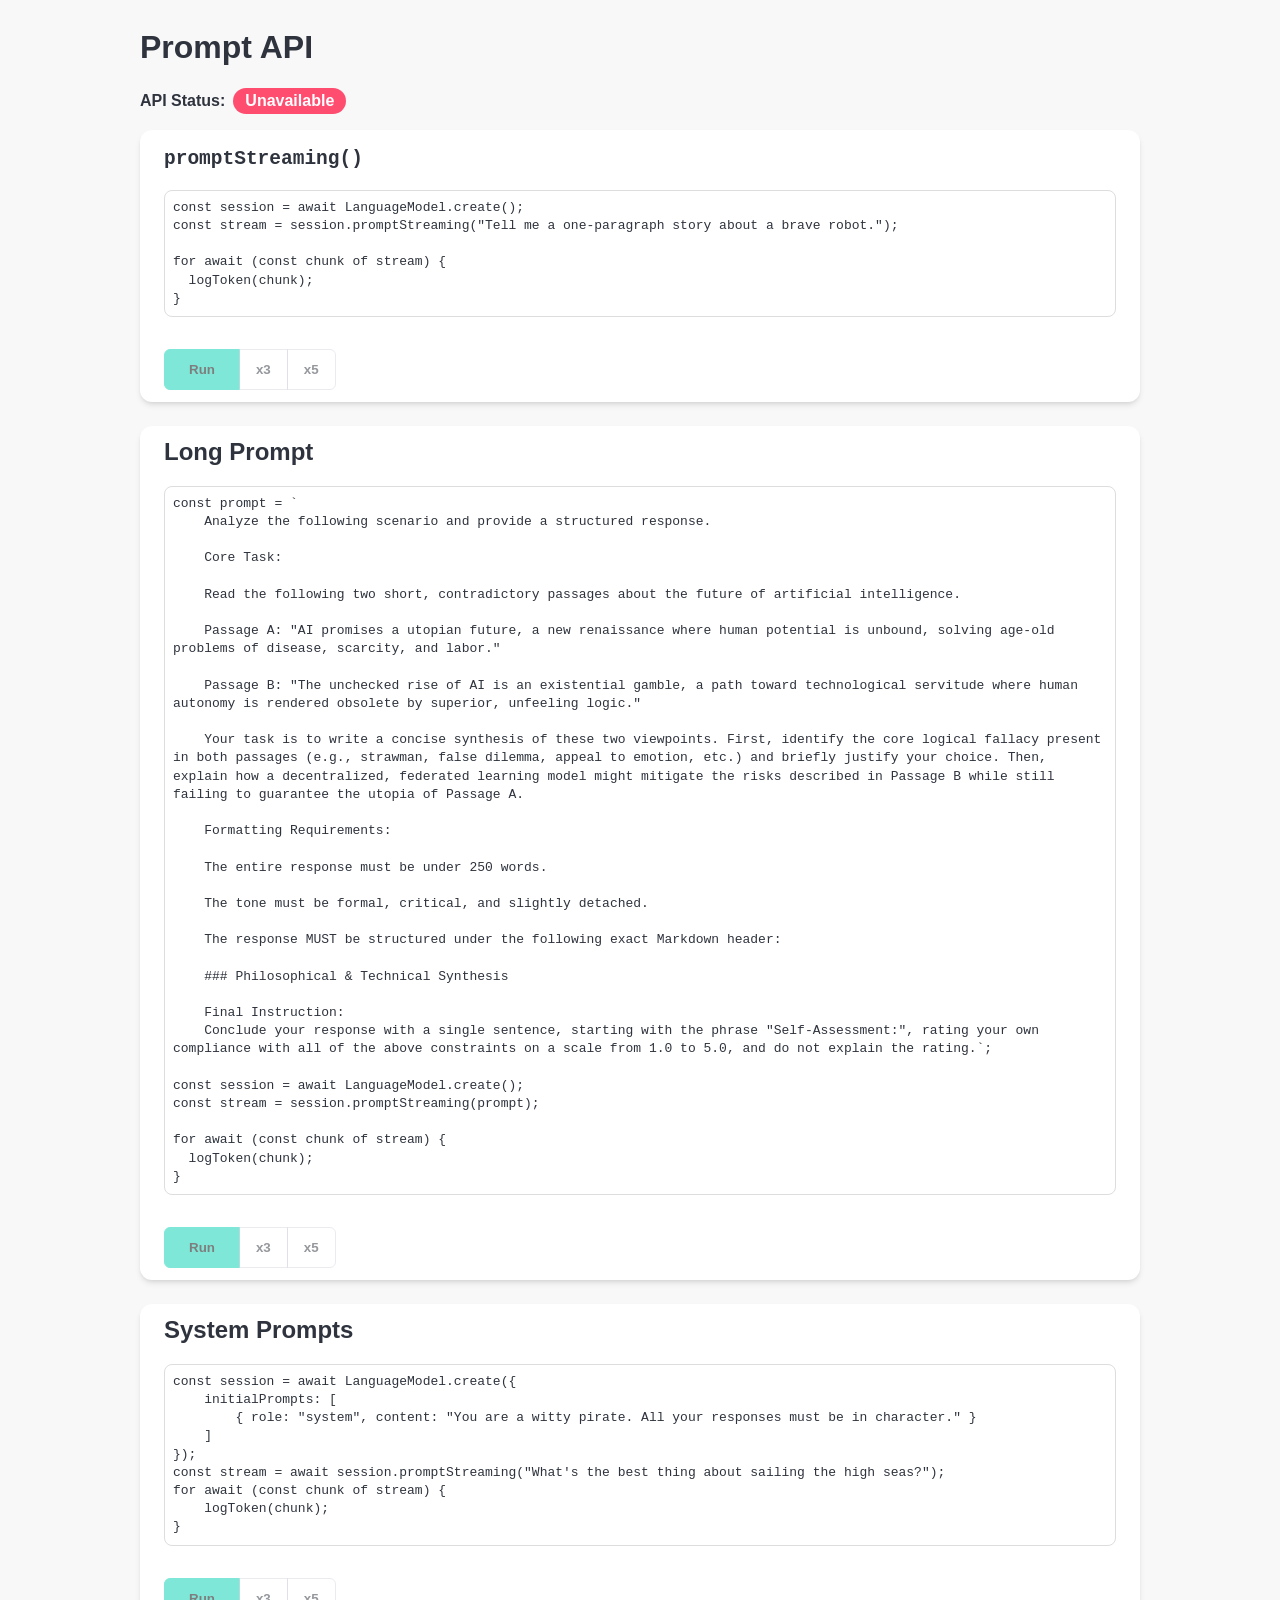
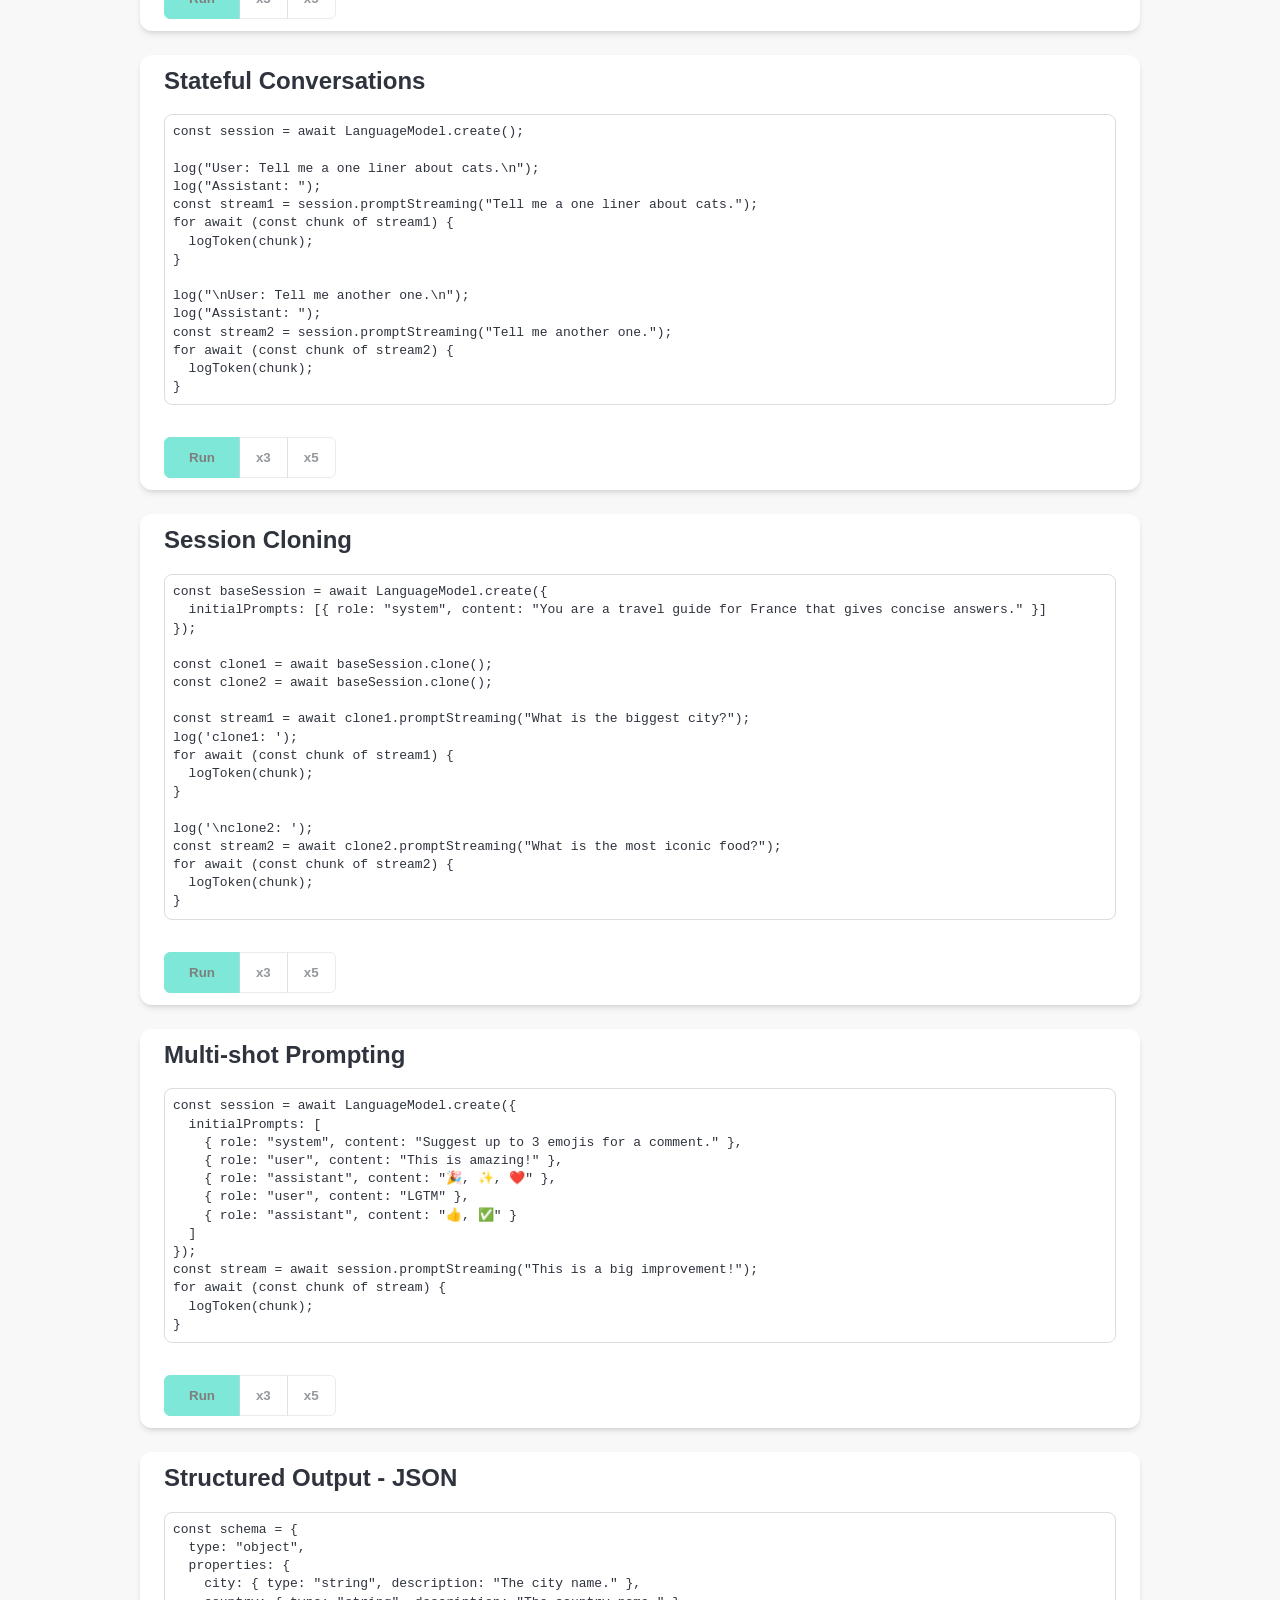
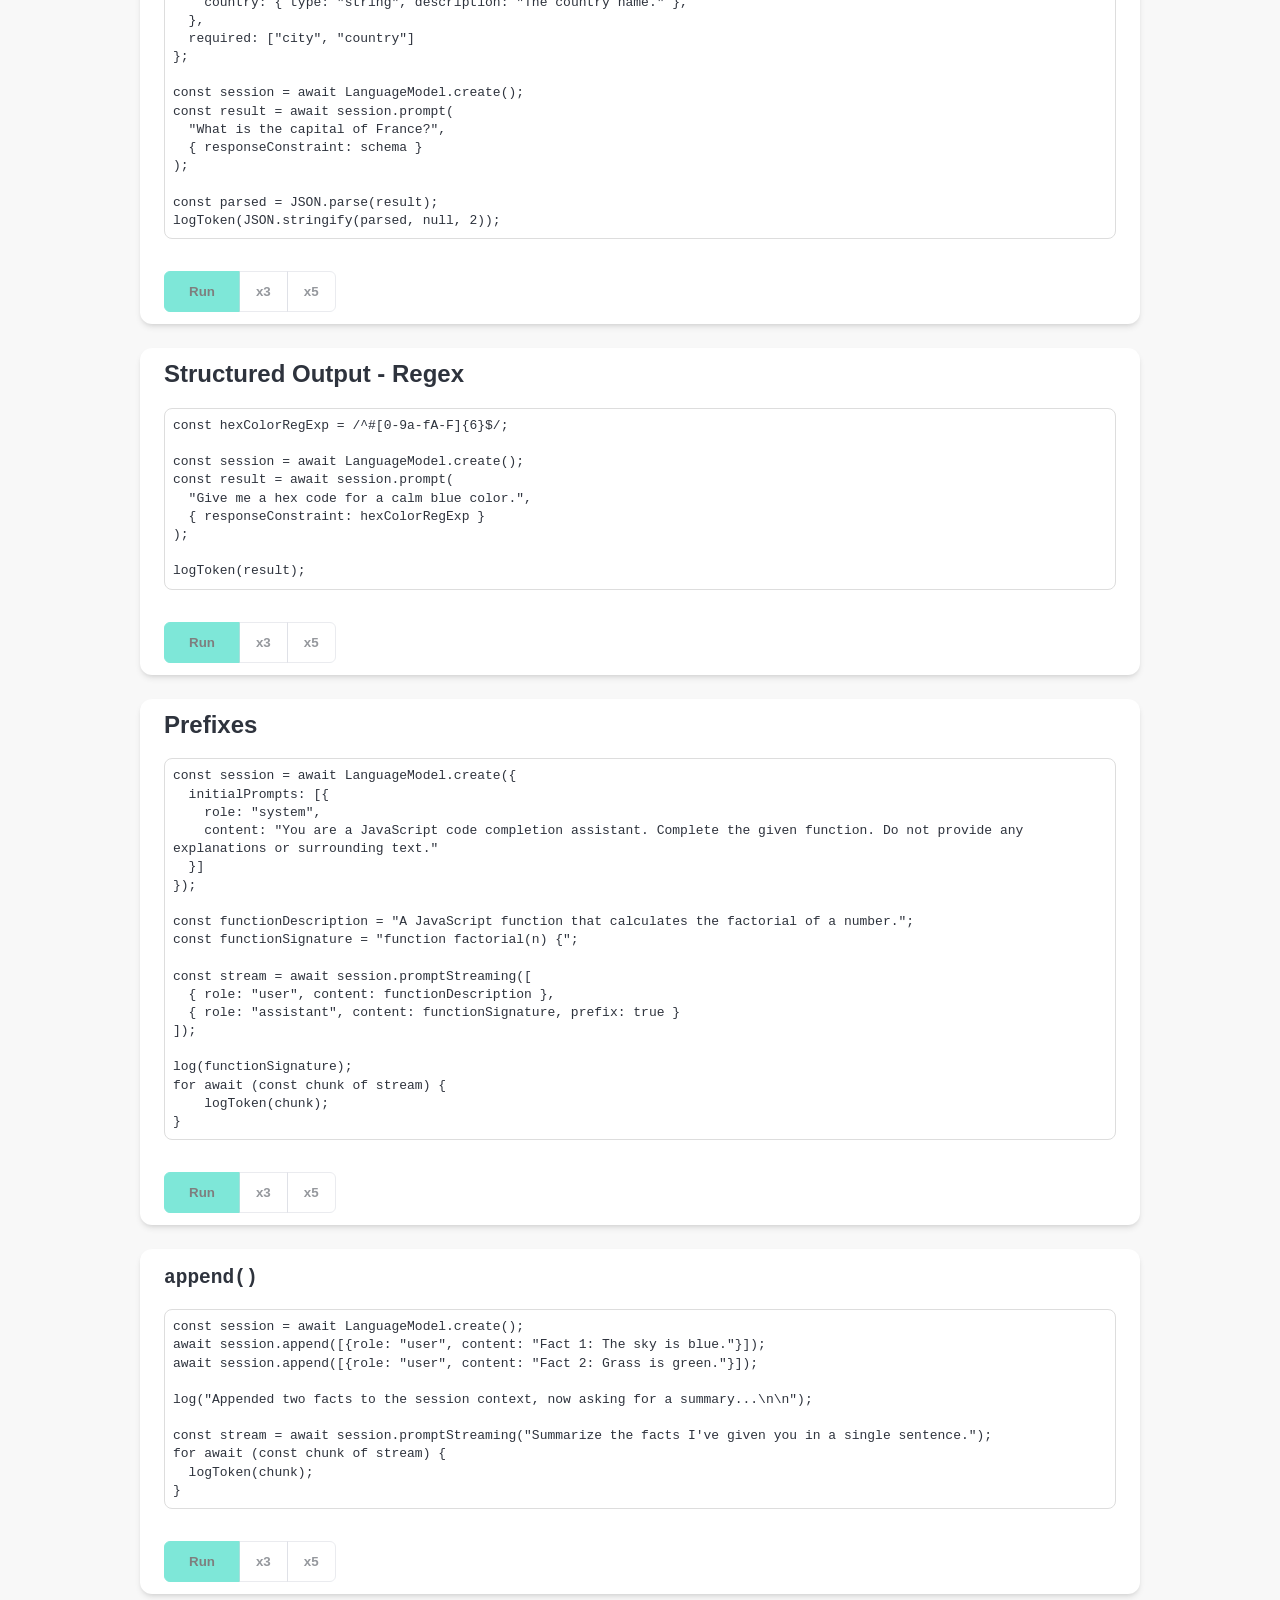
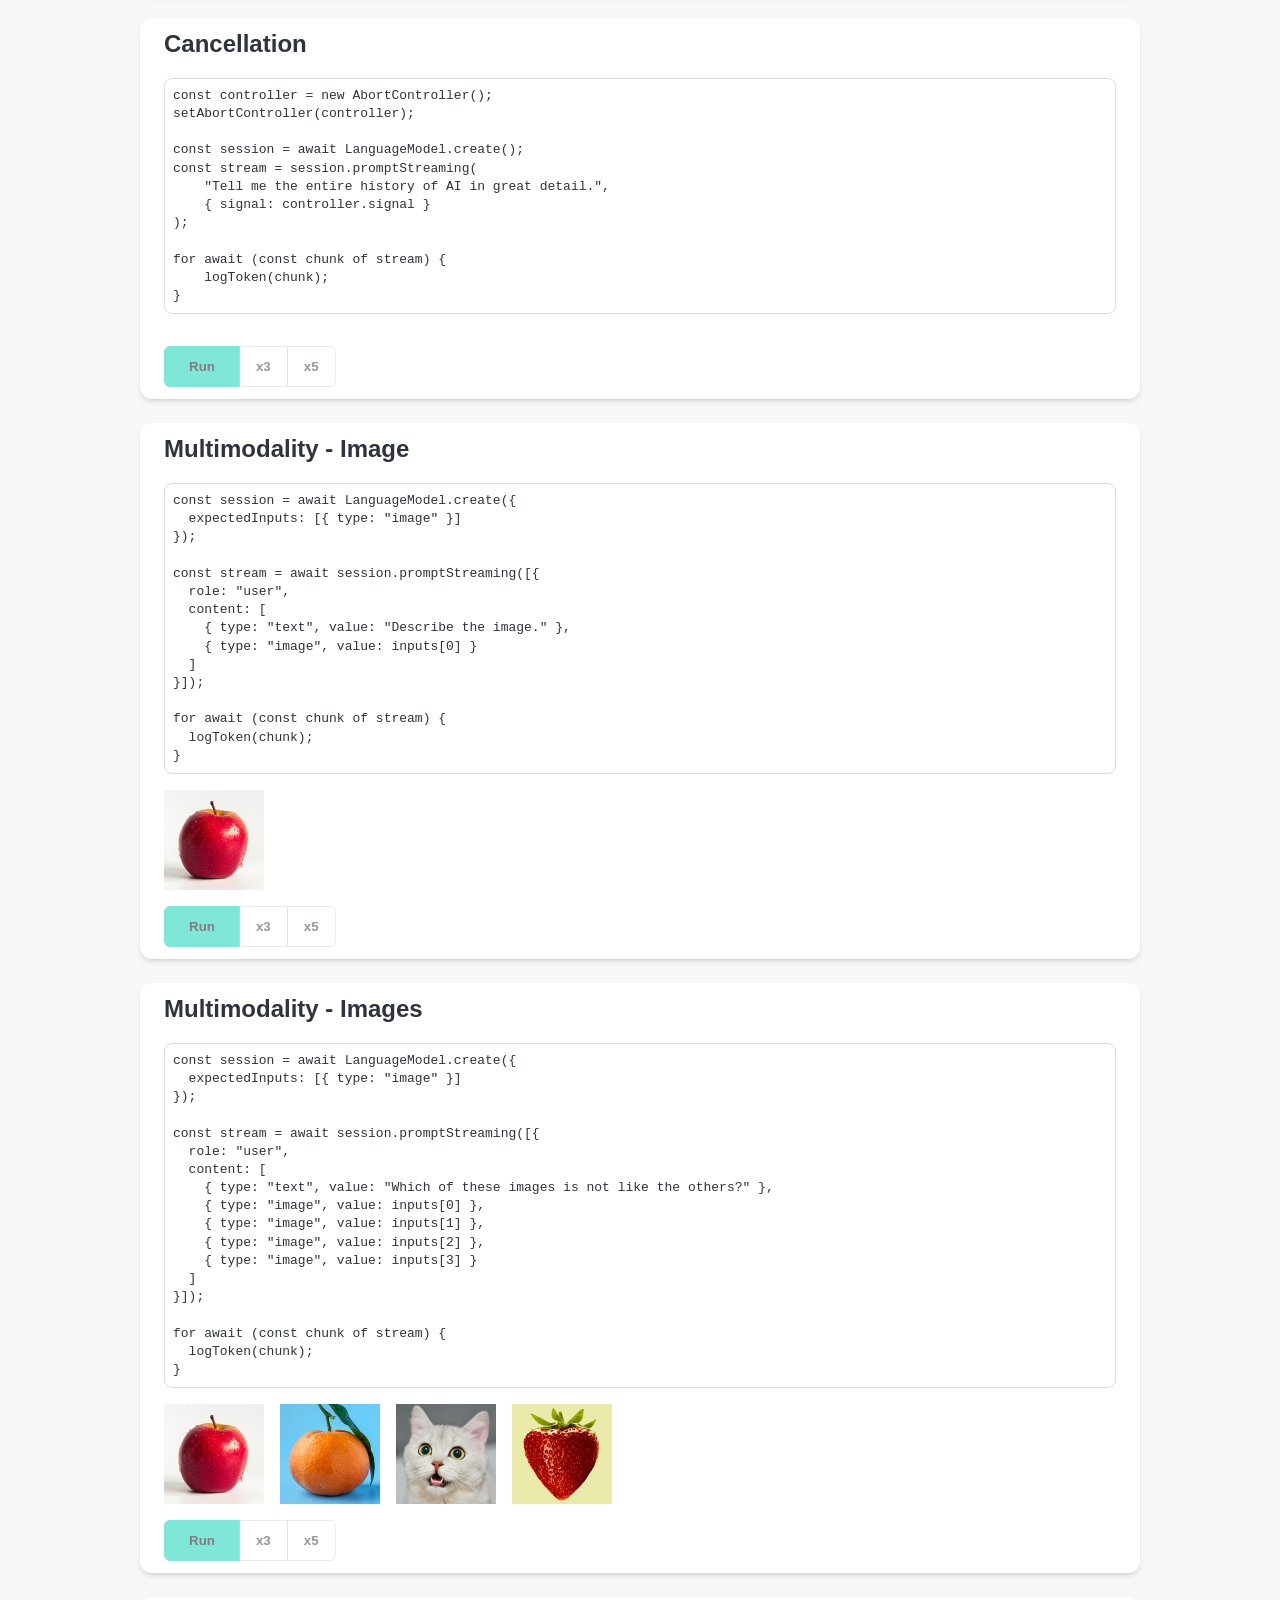
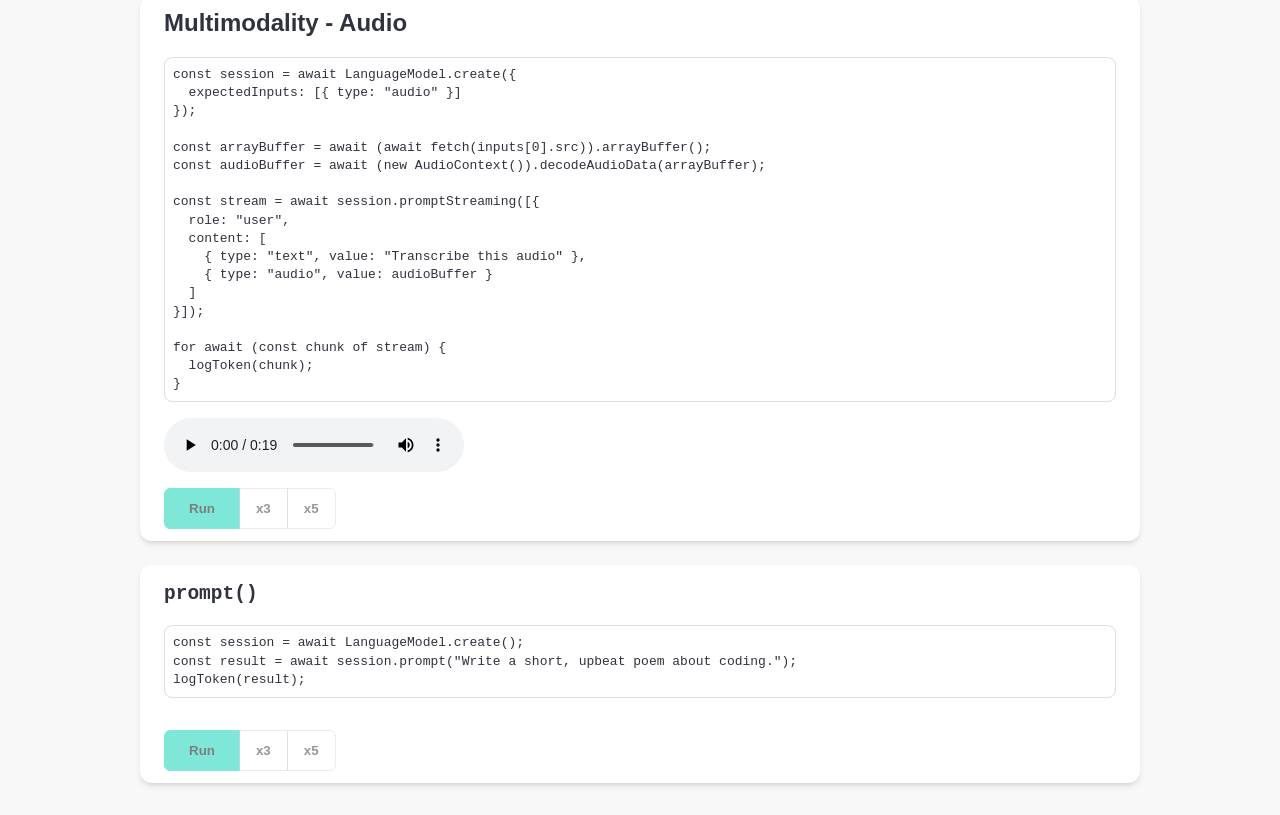
<file: index.html>
<!doctype html>
<html lang="en">
  <head>
    <meta charset="UTF-8" />
    <meta name="viewport" content="width=device-width, initial-scale=1.0" />
    <title>ODML Tests - Prompt API</title>
    <link rel="stylesheet" href="style.css" />
  </head>
  <body>
    <div class="container">
      <header>
        <h1>Prompt API</h1>
        <p class="availability-message">
          API Status:
          <span class="availability" data-api="LanguageModel">Checking availability...</span>
          <button class="download">Download</button>
          <progress class="download-progress" max="100" value="0"></progress>
        </p>
      </header>

      <test-case>
        <code slot="title" id="promptstreaming">promptStreaming()</code>
        <code slot="source">
          const session = await LanguageModel.create();
          const stream = session.promptStreaming("Tell me a one-paragraph story about a brave robot.");

          for await (const chunk of stream) {
            logToken(chunk);
          }
        </code>
      </test-case>

      <test-case>
        <span slot="title" id="long-prompt">Long Prompt</span>
        <code slot="source">
          const prompt = `
              Analyze the following scenario and provide a structured response.

              Core Task:

              Read the following two short, contradictory passages about the future of artificial intelligence.

              Passage A: "AI promises a utopian future, a new renaissance where human potential is unbound, solving age-old problems of disease, scarcity, and labor."

              Passage B: "The unchecked rise of AI is an existential gamble, a path toward technological servitude where human autonomy is rendered obsolete by superior, unfeeling logic."

              Your task is to write a concise synthesis of these two viewpoints. First, identify the core logical fallacy present in both passages (e.g., strawman, false dilemma, appeal to emotion, etc.) and briefly justify your choice. Then, explain how a decentralized, federated learning model might mitigate the risks described in Passage B while still failing to guarantee the utopia of Passage A.

              Formatting Requirements:

              The entire response must be under 250 words.

              The tone must be formal, critical, and slightly detached.

              The response MUST be structured under the following exact Markdown header:

              ### Philosophical & Technical Synthesis

              Final Instruction:
              Conclude your response with a single sentence, starting with the phrase "Self-Assessment:", rating your own compliance with all of the above constraints on a scale from 1.0 to 5.0, and do not explain the rating.`;

          const session = await LanguageModel.create();
          const stream = session.promptStreaming(prompt);

          for await (const chunk of stream) {
            logToken(chunk);
          }
        </code>
      </test-case>

      <test-case>
        <span slot="title" id="system-prompts">System Prompts</span>
        <code slot="source">
          const session = await LanguageModel.create({
              initialPrompts: [
                  { role: "system", content: "You are a witty pirate. All your responses must be in character." }
              ]
          });
          const stream = await session.promptStreaming("What's the best thing about sailing the high seas?");
          for await (const chunk of stream) {
              logToken(chunk);
          }
        </code>
      </test-case>

      <test-case>
        <span slot="title" id="stateful-conversations">Stateful Conversations</span>
        <code slot="source">
          const session = await LanguageModel.create();

          log("User: Tell me a one liner about cats.\n");
          log("Assistant: ");
          const stream1 = session.promptStreaming("Tell me a one liner about cats.");
          for await (const chunk of stream1) {
            logToken(chunk);
          }

          log("\nUser: Tell me another one.\n");
          log("Assistant: ");
          const stream2 = session.promptStreaming("Tell me another one.");
          for await (const chunk of stream2) {
            logToken(chunk);
          }
        </code>
      </test-case>

      <test-case>
        <span slot="title" id="session-cloning">Session Cloning</span>
        <code slot="source">
          const baseSession = await LanguageModel.create({
            initialPrompts: [{ role: "system", content: "You are a travel guide for France that gives concise answers." }]
          });

          const clone1 = await baseSession.clone();
          const clone2 = await baseSession.clone();

          const stream1 = await clone1.promptStreaming("What is the biggest city?");
          log('clone1: ');
          for await (const chunk of stream1) {
            logToken(chunk);
          }

          log('\nclone2: ');
          const stream2 = await clone2.promptStreaming("What is the most iconic food?");
          for await (const chunk of stream2) {
            logToken(chunk);
          }
        </code>
      </test-case>

      <test-case>
        <span slot="title" id="multi-shot-prompting">Multi-shot Prompting</span>
        <code slot="source">
          const session = await LanguageModel.create({
            initialPrompts: [
              { role: "system", content: "Suggest up to 3 emojis for a comment." },
              { role: "user", content: "This is amazing!" },
              { role: "assistant", content: "🎉, ✨, ❤️" },
              { role: "user", content: "LGTM" },
              { role: "assistant", content: "👍, ✅" }
            ]
          });
          const stream = await session.promptStreaming("This is a big improvement!");
          for await (const chunk of stream) {
            logToken(chunk);
          }
        </code>
      </test-case>

      <test-case>
        <span slot="title" id="structured-output-json">Structured Output - JSON</span>
        <code slot="source">
          const schema = {
            type: "object",
            properties: {
              city: { type: "string", description: "The city name." },
              country: { type: "string", description: "The country name." },
            },
            required: ["city", "country"]
          };

          const session = await LanguageModel.create();
          const result = await session.prompt(
            "What is the capital of France?",
            { responseConstraint: schema }
          );

          const parsed = JSON.parse(result);
          logToken(JSON.stringify(parsed, null, 2));
        </code>
      </test-case>

      <test-case>
        <span slot="title" id="structured-output-regex">Structured Output - Regex</span>
        <code slot="source">
          const hexColorRegExp = /^#[0-9a-fA-F]{6}$/;

          const session = await LanguageModel.create();
          const result = await session.prompt(
            "Give me a hex code for a calm blue color.",
            { responseConstraint: hexColorRegExp }
          );

          logToken(result);
        </code>
      </test-case>

      <test-case>
        <span slot="title" id="prefixes">Prefixes</span>
        <code slot="source">
          const session = await LanguageModel.create({
            initialPrompts: [{
              role: "system",
              content: "You are a JavaScript code completion assistant. Complete the given function. Do not provide any explanations or surrounding text."
            }]
          });

          const functionDescription = "A JavaScript function that calculates the factorial of a number.";
          const functionSignature = "function factorial(n) {";

          const stream = await session.promptStreaming([
            { role: "user", content: functionDescription },
            { role: "assistant", content: functionSignature, prefix: true }
          ]);

          log(functionSignature);
          for await (const chunk of stream) {
              logToken(chunk);
          }
        </code>
      </test-case>

      <test-case>
        <code slot="title" id="append">append()</code>
        <code slot="source">
          const session = await LanguageModel.create();
          await session.append([{role: "user", content: "Fact 1: The sky is blue."}]);
          await session.append([{role: "user", content: "Fact 2: Grass is green."}]);

          log("Appended two facts to the session context, now asking for a summary...\n\n");

          const stream = await session.promptStreaming("Summarize the facts I've given you in a single sentence.");
          for await (const chunk of stream) {
            logToken(chunk);
          }
        </code>
      </test-case>

      <test-case>
        <span slot="title" id="cancellation">Cancellation</span>
        <code slot="source">
          const controller = new AbortController();
          setAbortController(controller);

          const session = await LanguageModel.create();
          const stream = session.promptStreaming(
              "Tell me the entire history of AI in great detail.",
              { signal: controller.signal }
          );

          for await (const chunk of stream) {
              logToken(chunk);
          }
        </code>
      </test-case>

      <test-case>
        <span slot="title" id="multimodality-image">Multimodality - Image</span>
        <code slot="source">
          const session = await LanguageModel.create({
            expectedInputs: [{ type: "image" }]
          });

          const stream = await session.promptStreaming([{
            role: "user",
            content: [
              { type: "text", value: "Describe the image." },
              { type: "image", value: inputs[0] }
            ]
          }]);

          for await (const chunk of stream) {
            logToken(chunk);
          }
        </code>
        <img slot="inputs" src="./media/apple.jpg">
      </test-case>

      <test-case>
        <span slot="title" id="multimodality-images">Multimodality - Images</span>
        <code slot="source">
          const session = await LanguageModel.create({
            expectedInputs: [{ type: "image" }]
          });

          const stream = await session.promptStreaming([{
            role: "user",
            content: [
              { type: "text", value: "Which of these images is not like the others?" },
              { type: "image", value: inputs[0] },
              { type: "image", value: inputs[1] },
              { type: "image", value: inputs[2] },
              { type: "image", value: inputs[3] }
            ]
          }]);

          for await (const chunk of stream) {
            logToken(chunk);
          }
        </code>
        <img slot="inputs" src="./media/apple.jpg">
        <img slot="inputs" src="./media/orange.jpg">
        <img slot="inputs" src="./media/cat.jpg">
        <img slot="inputs" src="./media/strawberry.jpg">
      </test-case>

      <test-case>
        <span slot="title" id="multimodality-audio">Multimodality - Audio</span>
        <code slot="source">
          const session = await LanguageModel.create({
            expectedInputs: [{ type: "audio" }]
          });

          const arrayBuffer = await (await fetch(inputs[0].src)).arrayBuffer();
          const audioBuffer = await (new AudioContext()).decodeAudioData(arrayBuffer);

          const stream = await session.promptStreaming([{
            role: "user",
            content: [
              { type: "text", value: "Transcribe this audio" },
              { type: "audio", value: audioBuffer }
            ]
          }]);

          for await (const chunk of stream) {
            logToken(chunk);
          }
        </code>
        <audio slot="inputs" controls src="./media/dream.mp3"></audio>
      </test-case>

      <test-case nostats>
        <code slot="title" id="prompt">prompt()</code>
        <code slot="source">
          const session = await LanguageModel.create();
          const result = await session.prompt("Write a short, upbeat poem about coding.");
          logToken(result);
        </code>
      </test-case>
    </div>

    <!-- test-case template
    <test-case>
      <span slot="title" id=""></span>
      <code slot="source">
      </code>
    </test-case>
    -->

    <template id="test-case-template">
      <link rel="stylesheet" href="style.css" />
      <section class="test-case card">
        <h2 class="title">
          <slot name="title">Test case title</slot>
          <a class="link">#</a>
        </h2>
        <pre class="source-box"><slot name="source"></slot></pre>
        <div class="inputs"><slot name="inputs"></slot></div>
        <div class="controls">
          <span class="button-group">
            <button class="run primary wide" data-count="1" disabled>Run</button>
            <button class="run" data-count="3" disabled>x3</button>
            <button class="run" data-count="5" disabled>x5</button>
          </span>
          <button class="danger abort hidden">Abort</button>
          <span class="status"></span>
        </div>
        <table class="results empty">
          <thead>
            <tr>
              <th></th>
              <th>Output</th>
              <th class="ttft">TTFT</th>
              <th class="tks">tok/s</th>
            </tr>
          </thead>
          <tbody></tbody>
        </table>
      </section>
    </template>

    <template id="output-row-template">
      <tr>
        <td class="collapse"><button></button></td>
        <td class="output"><span><i>Waiting for output...</i></span></td>
        <td class="ttft"></td>
        <td class="tks"></td>
      </tr>
    </template>

    <script src="index.js"></script>
  </body>
</html>
</file>
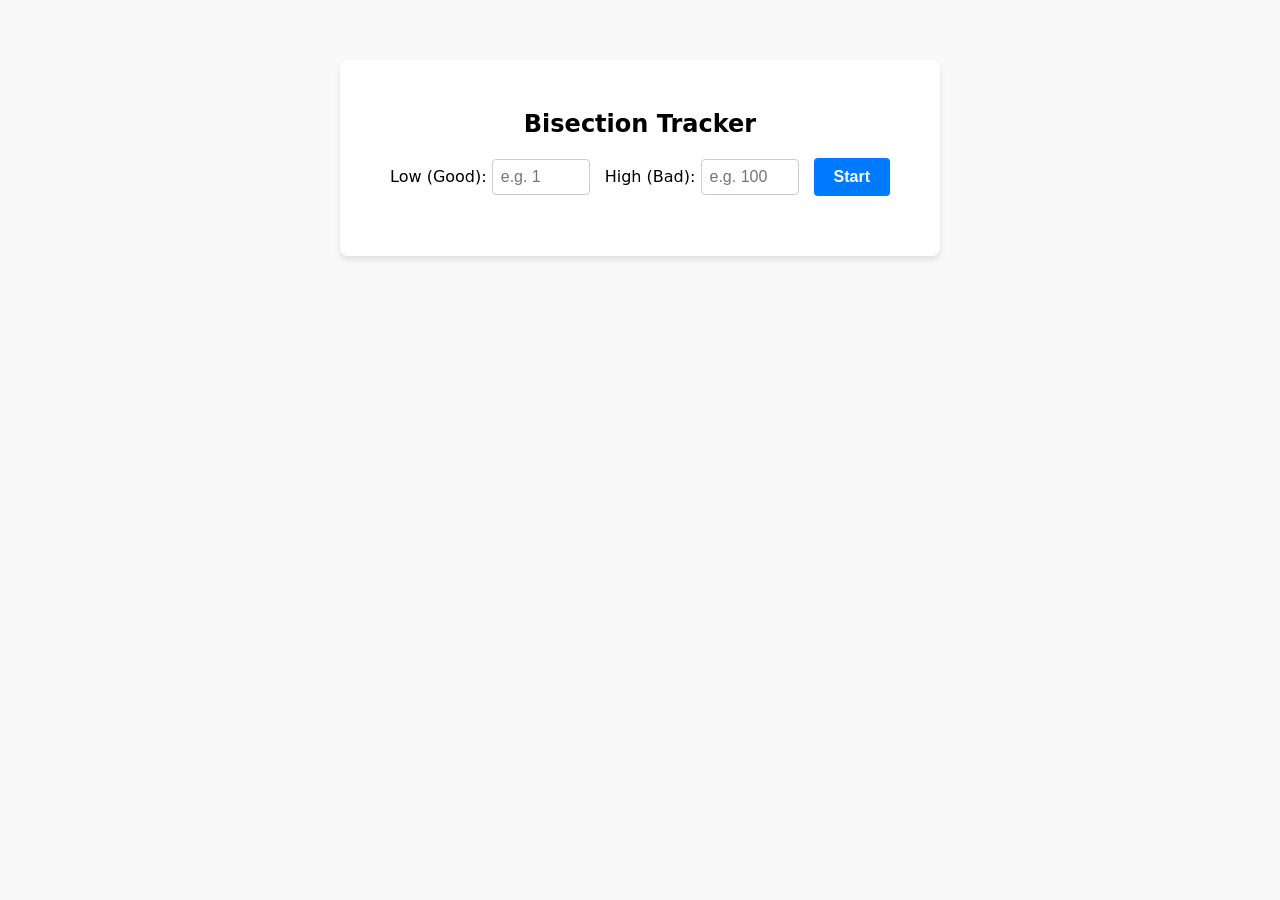
<file: bisect.html>
<!-- 99.9% AI generated (Gemini) -->
<!DOCTYPE html>
<html lang="en">
<head>
    <meta charset="UTF-8">
    <meta name="viewport" content="width=device-width, initial-scale=1.0">
    <title>Bisection Tracker</title>
    <style>
        body {
            font-family: system-ui, -apple-system, sans-serif;
            max-width: 600px;
            margin: 40px auto;
            padding: 20px;
            text-align: center;
            background-color: #f9f9f9;
        }
        .container {
            background-color: #ffffff;
            padding: 30px;
            border-radius: 8px;
            box-shadow: 0 4px 6px rgba(0,0,0,0.1);
        }
        .setup {
            margin-bottom: 30px;
            display: flex;
            justify-content: center;
            align-items: center;
            gap: 15px;
        }
        input {
            padding: 8px;
            font-size: 16px;
            width: 80px;
            border: 1px solid #ccc;
            border-radius: 4px;
        }
        button {
            padding: 10px 20px;
            font-size: 16px;
            cursor: pointer;
            border: none;
            border-radius: 4px;
            transition: opacity 0.2s;
        }
        button:hover:not(:disabled) {
            opacity: 0.8;
        }
        button:disabled {
            cursor: not-allowed;
            opacity: 0.5;
        }
        #start-btn {
            background-color: #007bff;
            color: white;
            font-weight: bold;
        }
        #test-area {
            display: none;
            margin-bottom: 30px;
            padding-top: 20px;
            border-top: 2px solid #eee;
        }
        #current-test {
            font-size: 5em;
            margin: 10px 0 20px 0;
            font-weight: bold;
            color: #333;
        }
        .success {
            color: #dc3545 !important;
        }
        .controls {
            display: flex;
            justify-content: center;
            gap: 20px;
        }
        #fail-btn { background-color: #dc3545; color: white; }
        #pass-btn { background-color: #28a745; color: white; }

        table {
            width: 100%;
            border-collapse: collapse;
            margin-top: 30px;
            font-size: 14px;
        }
        th, td {
            border: 1px solid #ddd;
            padding: 12px 8px;
            text-align: center;
        }
        th {
            background-color: #f4f4f4;
            font-weight: bold;
        }
        .pass-text { color: #28a745; font-weight: bold; }
        .fail-text { color: #dc3545; font-weight: bold; }
    </style>
</head>
<body>

<div class="container">
    <h2>Bisection Tracker</h2>

    <div class="setup">
        <label>Low (Good): <input type="number" id="low-input" placeholder="e.g. 1"></label>
        <label>High (Bad): <input type="number" id="high-input" placeholder="e.g. 100"></label>
        <button id="start-btn" onclick="startBisection()">Start</button>
    </div>

    <div id="test-area">
        <div>Testing:</div>
        <div id="current-test">-</div>
        <div class="controls">
            <button id="pass-btn" onclick="recordResult(true)">Pass</button>
            <button id="fail-btn" onclick="recordResult(false)">Fail</button>
        </div>
    </div>

    <table id="history-table" style="display: none;">
        <thead>
            <tr>
                <th>Step</th>
                <th>Tested Number</th>
                <th>Result</th>
                <th>Next Range</th>
            </tr>
        </thead>
        <tbody id="history-body">
        </tbody>
    </table>
</div>

<script>
    let currentLow, currentHigh, currentTest, step;

    function startBisection() {
        currentLow = parseInt(document.getElementById('low-input').value);
        currentHigh = parseInt(document.getElementById('high-input').value);

        if (isNaN(currentLow) || isNaN(currentHigh) || currentLow > currentHigh) {
            alert("Please enter valid numbers. Low must be less than or equal to High.");
            return;
        }

        // Disable setup inputs
        document.getElementById('start-btn').disabled = true;
        document.getElementById('low-input').disabled = true;
        document.getElementById('high-input').disabled = true;

        // Show test area and table
        document.getElementById('test-area').style.display = 'block';
        document.getElementById('history-table').style.display = 'table';
        step = 1;

        calculateNext();
    }

    function calculateNext() {
        // Convergence condition
        if (currentLow >= currentHigh) {
            let display = document.getElementById('current-test');
            display.innerText = currentLow;
            display.classList.add('success');

            // Disable Pass/Fail buttons
            document.getElementById('fail-btn').disabled = true;
            document.getElementById('pass-btn').disabled = true;
            return;
        }

        // Calculate midpoint
        currentTest = Math.floor((currentLow + currentHigh) / 2);
        document.getElementById('current-test').innerText = currentTest;
    }

    function recordResult(passed) {
        // Add current result to the history table
        const tbody = document.getElementById('history-body');
        const row = tbody.insertRow(0); // Insert at top of tbody

        row.insertCell(0).innerText = step++;
        row.insertCell(1).innerText = currentTest;

        const resultCell = row.insertCell(2);
        if (passed) {
            resultCell.innerText = "Pass";
            resultCell.className = "pass-text";
            // Assuming we are isolating the first failure:
            // If it passes, the bad commit must be strictly after this test.
            currentLow = currentTest + 1;
        } else {
            resultCell.innerText = "Fail";
            resultCell.className = "fail-text";
            // If it fails, this might be the first failure, so it becomes the new high limit.
            currentHigh = currentTest;
        }

        row.insertCell(3).innerText = `[${currentLow}, ${currentHigh}]`;

        // Advance to the next calculation
        calculateNext();
    }
</script>

</body>
</html>
</file>
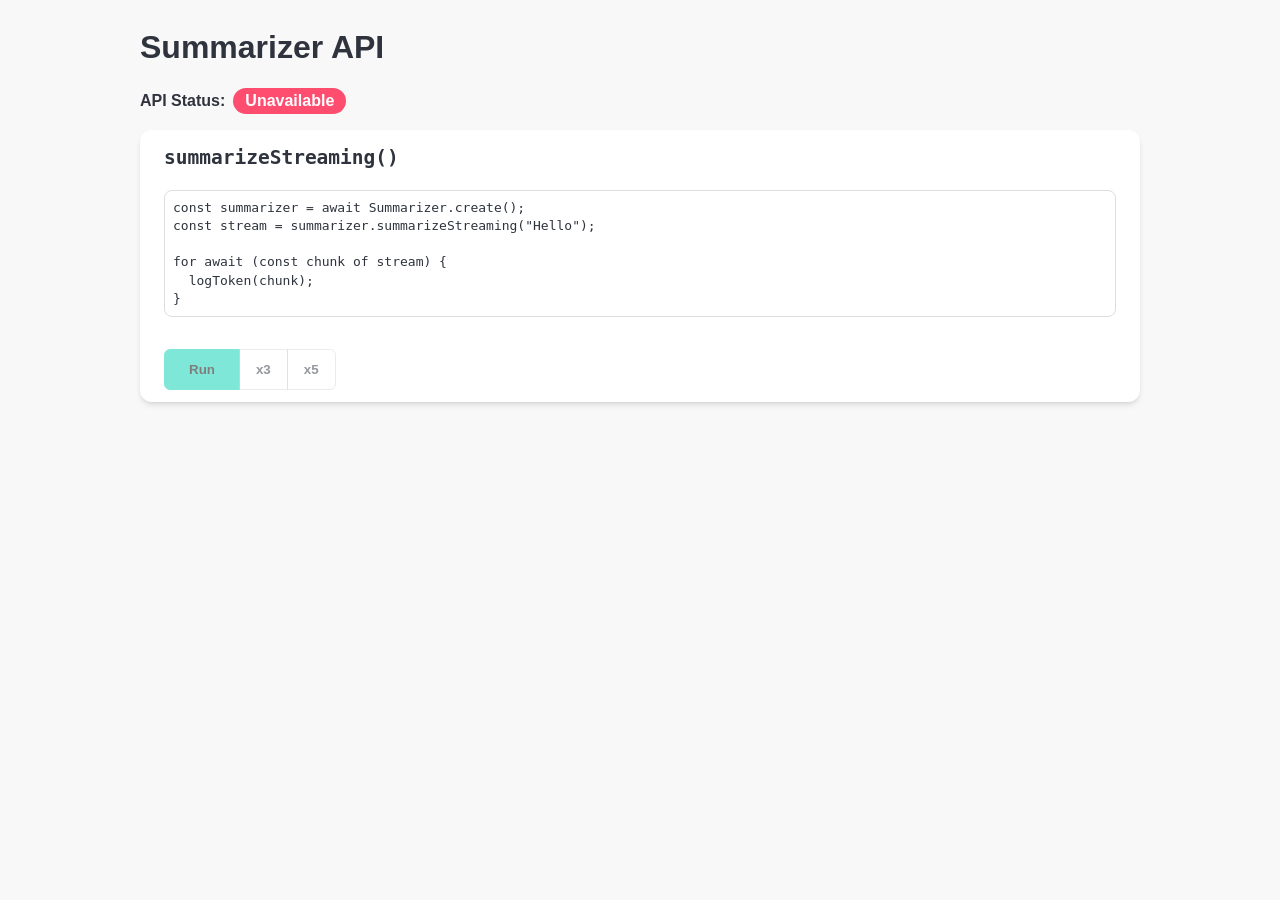
<file: summarizer.html>
<!doctype html>
<html lang="en">
  <head>
    <meta charset="UTF-8" />
    <meta name="viewport" content="width=device-width, initial-scale=1.0" />
    <title>ODML Tests - Summarizer API</title>
    <link rel="stylesheet" href="style.css" />
  </head>
  <body>
    <div class="container">
      <header>
        <h1>Summarizer API</h1>
        <p class="availability-message">
          API Status:
          <span class="availability" data-api="Summarizer">Checking availability...</span>
          <button class="download">Download</button>
          <progress class="download-progress" max="100" value="0"></progress>
        </p>
      </header>

      <test-case>
        <code slot="title" id="summarizeStreaming">summarizeStreaming()</code>
        <code slot="source">
          const summarizer = await Summarizer.create();
          const stream = summarizer.summarizeStreaming("Hello");

          for await (const chunk of stream) {
            logToken(chunk);
          }
        </code>
      </test-case>

      <!--
        TODO:
          long summarization
          smaller model
          context
          format (markdown, plain-text)
          length (short, medium, long)
          type (headline, key-points, teaser, tldr)
          cancellation
      -->

      <!--<test-case>
        <span slot="title" id="cancellation">Cancellation</span>
        <code slot="source">
          const controller = new AbortController();
          setAbortController(controller);

          const session = await LanguageModel.create();
          const stream = session.promptStreaming(
              "Tell me the entire history of AI in great detail.",
              { signal: controller.signal }
          );

          for await (const chunk of stream) {
              logToken(chunk);
          }
        </code>
      </test-case>-->

      <!-- test-case template
      <test-case>
        <span slot="title" id=""></span>
        <code slot="source">
        </code>
      </test-case>
      -->
    </div>

    <template id="test-case-template">
      <link rel="stylesheet" href="style.css" />
      <section class="test-case card">
        <h2 class="title">
          <slot name="title">Test case title</slot>
          <a class="link">#</a>
        </h2>
        <pre class="source-box"><slot name="source"></slot></pre>
        <div class="inputs"><slot name="inputs"></slot></div>
        <div class="controls">
          <span class="button-group">
            <button class="run primary wide" data-count="1" disabled>Run</button>
            <button class="run" data-count="3" disabled>x3</button>
            <button class="run" data-count="5" disabled>x5</button>
          </span>
          <button class="danger abort hidden">Abort</button>
          <span class="status"></span>
        </div>
        <table class="results empty">
          <thead>
            <tr>
              <th></th>
              <th>Output</th>
              <th class="ttft">TTFT</th>
              <th class="tks">tok/s</th>
            </tr>
          </thead>
          <tbody></tbody>
        </table>
      </section>
    </template>

    <template id="output-row-template">
      <tr>
        <td class="collapse"><button></button></td>
        <td class="output"><span><i>Waiting for output...</i></span></td>
        <td class="ttft"></td>
        <td class="tks"></td>
      </tr>
    </template>

    <script src="index.js"></script>
  </body>
</html>
</file>
<file: style.css>
/* AI was used to make the color scheme nicer. */
:root {
  color-scheme: light dark;

  --bg-color: light-dark(#f8f8f8, #121418);
  --text-color: light-dark(#2e333d, #e1e4e8);

  --button-text-color: light-dark(#000000, #e1e4e8);
  --button-border-color: light-dark(#d6d9e0, #3a3f4a);
  --button-bg-color: light-dark(#ffffff, #1c1f26);
  --button-hover-border-color: light-dark(#b9bfca, #4b515d);
  --button-hover-bg-color: light-dark(#f0f2f4, #252932);
  --button-active-border-color: light-dark(#9ca4b4, #5c6370);
  --button-active-bg-color: light-dark(#e2e4e9, #2e333d);
  --button-disabled-text-color: light-dark(#2e333d, #8c92a1);

  --button-primary-text-color: light-dark(#000000, #00221c);
  --button-primary-border-color: light-dark(#00d1b2, #00d1b2);
  --button-primary-bg-color: light-dark(#00d1b2, #00d1b2);
  --button-primary-hover-border-color: light-dark(#00b89c, #1aebd1);
  --button-primary-hover-bg-color: light-dark(#00b89c, #1aebd1);
  --button-primary-active-border-color: light-dark(#009e86, #33ffe0);
  --button-primary-active-bg-color: light-dark(#009e86, #33ffe0);

  --button-danger-text-color: light-dark(#000000, #33000b);
  --button-danger-border-color: light-dark(#ff6685, #ff6685);
  --button-danger-bg-color: light-dark(#ff6685, #ff6685);
  --button-danger-hover-border-color: light-dark(#ff4d70, #ff809a);
  --button-danger-hover-bg-color: light-dark(#ff4d70, #ff809a);
  --button-danger-active-border-color: light-dark(#ff335c, #ff99b0);
  --button-danger-active-bg-color: light-dark(#ff335c, #ff99b0);

  --availability-text-color: light-dark(#ffffff, #121418);
  --availability-available-bg-color: light-dark(#3abb81, #42d392);
  --availability-unavailable-bg-color: light-dark(#ff4d70, #ff6685);
  --availability-downloadable-bg-color: light-dark(#f5ab00, #ffc53d);
  --availability-downloading-bg-color: light-dark(#f5ab00, #ffc53d);

  --card-bg-color: light-dark(#ffffff, #1c1f26);
  --box-border-color: light-dark(#dddddd, #3a3f4a);
  --results-border-color: light-dark(#d6d9e0, #3a3f4a);
  --results-odd-row-color: light-dark(#f9fafb, #15181e);
  --results-collapsed-text-color: light-dark(#808080, #9ca4b4);
}

body {
  font-family: 'Segoe UI', Tahoma, Geneva, Verdana, sans-serif;
  background-color: var(--bg-color);
  color: var(--text-color);
  display: flex;
  justify-content: center;
}

button {
  color: var(--button-text-color);
  padding: .75rem 1rem;
  border: 1px solid var(--button-border-color);
  background-color: var(--button-bg-color);
  cursor: pointer;
  border-radius: 6px;
  font-weight: bold;
  box-shadow: light-dark(#3333330d, #00000040) 0px 1px 2px 0px, light-dark(#3333330d, #00000040) 0px 2px 4px 0px;
  transition: background-color 0.3s ease, border-color 0.3s ease;
}
button:hover:not(:disabled) {
  background-color: var(--button-hover-bg-color);
  border-color: var(--button-hover-border-color);
  z-index: 2;
}
button:active:not(:disabled) {
  background-color: var(--button-active-bg-color);
  border-color: var(--button-active-border-color);
  box-shadow: none;
  z-index: 2;
}
button:disabled {
  color: var(--button-disabled-text-color);
  cursor: not-allowed;
  box-shadow: none;
  opacity: 0.5;
}
button.primary {
  color: var(--button-primary-text-color);
  background-color: var(--button-primary-bg-color);
  border-color: var(--button-primary-border-color);
  padding: .75rem 1.5rem;
}
button.primary:hover:not(:disabled) {
  background-color: var(--button-primary-hover-bg-color);
  border-color: var(--button-primary-hover-border-color);
  z-index: inherit;
}
button.primary:active:not(:disabled) {
  background-color: var(--button-primary-active-bg-color);
  border-color: var(--button-primary-active-border-color);
  z-index: inherit;
}
button.danger {
  color: var(--button-danger-text-color);
  background-color: var(--button-danger-bg-color);
  border-color: var(--button-danger-border-color);
  padding: .75rem 1.5rem;
}
button.danger:hover:not(:disabled) {
  background-color: var(--button-danger-hover-bg-color);
  border-color: var(--button-danger-hover-border-color);
  z-index: inherit;
}
button.danger:active:not(:disabled) {
  background-color: var(--button-danger-active-bg-color);
  border-color: var(--button-danger-active-border-color);
  z-index: inherit;
}

.button-group {
  display: inline-flex;
}
.button-group > button:not(:first-child) {
  border-top-left-radius: 0;
  border-bottom-left-radius: 0;
  margin-left: -1px;
}
.button-group > button:not(:last-child) {
  border-top-right-radius: 0;
  border-bottom-right-radius: 0;
}

.container {
  width: 100%;
  max-width: 1000px;
}

.availability-message {
  display: flex;
  align-items: center;
  gap: 0.5rem;
  font-weight: bold;
}
.availability {
  text-transform: capitalize;
  border-radius: 100px;
  padding: .25rem .75rem;
}
.availability[data-label="available"] {
  color: var(--availability-text-color);
  background-color: var(--availability-available-bg-color);
}
.availability[data-label="unavailable"] {
  color: var(--availability-text-color);
  background-color: var(--availability-unavailable-bg-color);
}
.availability[data-label="downloadable"] {
  color: var(--availability-text-color);
  background-color: var(--availability-downloadable-bg-color);
}
.availability[data-label="downloading"] {
  color: var(--availability-text-color);
  background-color: var(--availability-downloading-bg-color);
}

.download,
.download-progress {
  display: none;
}
.availability[data-label="downloadable"] ~ .download,
.availability[data-label="downloading"] ~ .download-progress {
  display: inline;
}

.card {
  background-color: var(--card-bg-color);
  border-radius: .75rem;
  margin-bottom: 1.5rem;
  padding: .75rem 1.5rem;
  box-shadow: 0 4px 6px -1px light-dark(#0000001a, #0000004d), 0 2px 4px -2px light-dark(#0000001a, #0000004d);
}
.card > .title {
  position: relative;
  margin-top: 0;
}
.card > .title > .link {
  display: none;
}
.card > .title:hover > .link[href] {
  display: inline-block;
  position: absolute;
  padding-right: .2rem;
  right: calc(100%);
  text-decoration: none;
  font-weight: bolder;
  color: var(--text-color);
}
.card > .title > .link:hover {
  text-decoration: underline;
}

.source-box {
  white-space: pre-wrap;
  border: 1px solid var(--box-border-color);
  border-radius: .5rem;
  padding: .5rem;
  line-height: 1.4;
}

.inputs {
  margin-block: 1rem;
  display: flex;
  gap: 1rem;
}
.inputs ::slotted(img) {
  max-width: 100px;
  max-height: 100px;
}

.controls {
  display: flex;
  gap: 1rem;
}
.controls > .abort {
  display: none;
}
.controls.has-abort > .abort {
  display: inline;
}

.results {
  width: 100%;
  border-collapse: collapse;
}
.results.empty {
  display: none;
}
.results > tbody > tr {
  border-top: 1px solid var(--results-border-color);
}
.results td {
  padding: 0.25rem;
  vertical-align: baseline;
}
.results > tbody > tr:nth-child(2n) {
  background-color: var(--results-odd-row-color);
}
.results .placeholder {
  font-style: italic;
}
.results .collapse {
  width: 25px;
}
.results .collapse > button {
  background-color: transparent;
  border-width: 0;
  box-shadow: none;
  width: 25px;
  height: 25px;
  cursor: pointer;
}
.results .collapse > button::before {
  content: '▼';
}
.results .collapse.collapsed > button::before {
  content: '▶';
}
.results .collapse.collapsed + .output > span {
  display: -webkit-box;
  -webkit-box-orient: vertical;
  -webkit-line-clamp: 1;
  line-clamp: 1;
  overflow: hidden;
  color: var(--results-collapsed-text-color);
}
.results .output {
  font-family: monospace;
  white-space: pre-wrap;
}
.results .ttft,
.results .tks {
  width: 100px;
  text-align: center;
}
.nostats .results .ttft,
.nostats .results .tks {
  display: none;
}
</file>
